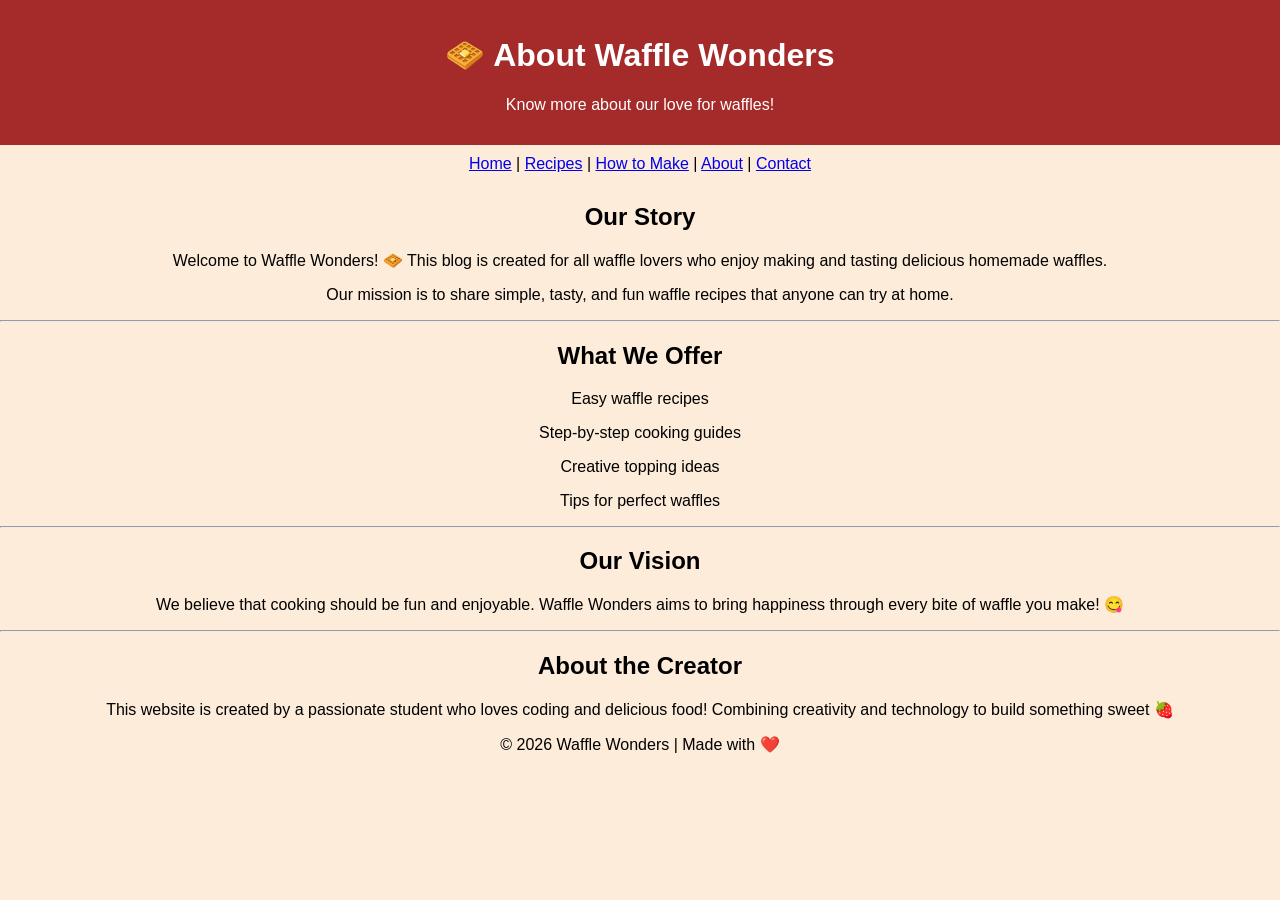
<file: about.html>
<!DOCTYPE html>
<html lang="en">
<head>
    <meta charset="UTF-8">
    <meta name="viewport" content="width=device-width, initial-scale=1.0">
    <title>Waffle Wonders - About</title>
    <style>
        body{
            font-family: Arial, Helvetica, sans-serif;
            background-color: rgb(252, 236, 217);
            color: black;
            margin: 0%;
            padding: 0%;
        }
        header{
            background-color:brown;
            color: white;
            margin: 0%;
            padding: 15px;
            
        }
        nav{
            padding: 10px;
        }
    </style>
</head>
<body>

<center>

    <header>
        <h1>🧇 About Waffle Wonders</h1>
        <p>Know more about our love for waffles!</p>
    </header>

    <nav>
        <a href="index.html">Home</a> |
        <a href="recipes.html">Recipes</a> |
        <a href="howtomake.html">How to Make</a> |
        <a href="about.html">About</a> |
        <a href="contact.html">Contact</a>
    </nav>

    <main>

        <section>
            <h2>Our Story</h2>
            <p>
                Welcome to Waffle Wonders! 🧇  
                This blog is created for all waffle lovers who enjoy making and tasting delicious homemade waffles.
            </p>
            <p>
                Our mission is to share simple, tasty, and fun waffle recipes that anyone can try at home.
            </p>
        </section>

        <hr>

        <section>
            <h2>What We Offer</h2>
            <p>Easy waffle recipes</p>
            <p> Step-by-step cooking guides</p>
            <p> Creative topping ideas</p>
            <p> Tips for perfect waffles</p>
        </section>

        <hr>

        <section>
            <h2>Our Vision</h2>
            <p>
                We believe that cooking should be fun and enjoyable.  
                Waffle Wonders aims to bring happiness through every bite of waffle you make! 😋
            </p>
        </section>

        <hr>

        <section>
            <h2>About the Creator</h2>
            <p>
                This website is created by a passionate student who loves coding and delicious food!  
                Combining creativity and technology to build something sweet 🍓
            </p>
        </section>

    </main>

    <footer>
        <p>&copy; 2026 Waffle Wonders | Made with ❤️</p>
    </footer>

</center>

</body>
</html>
</file>
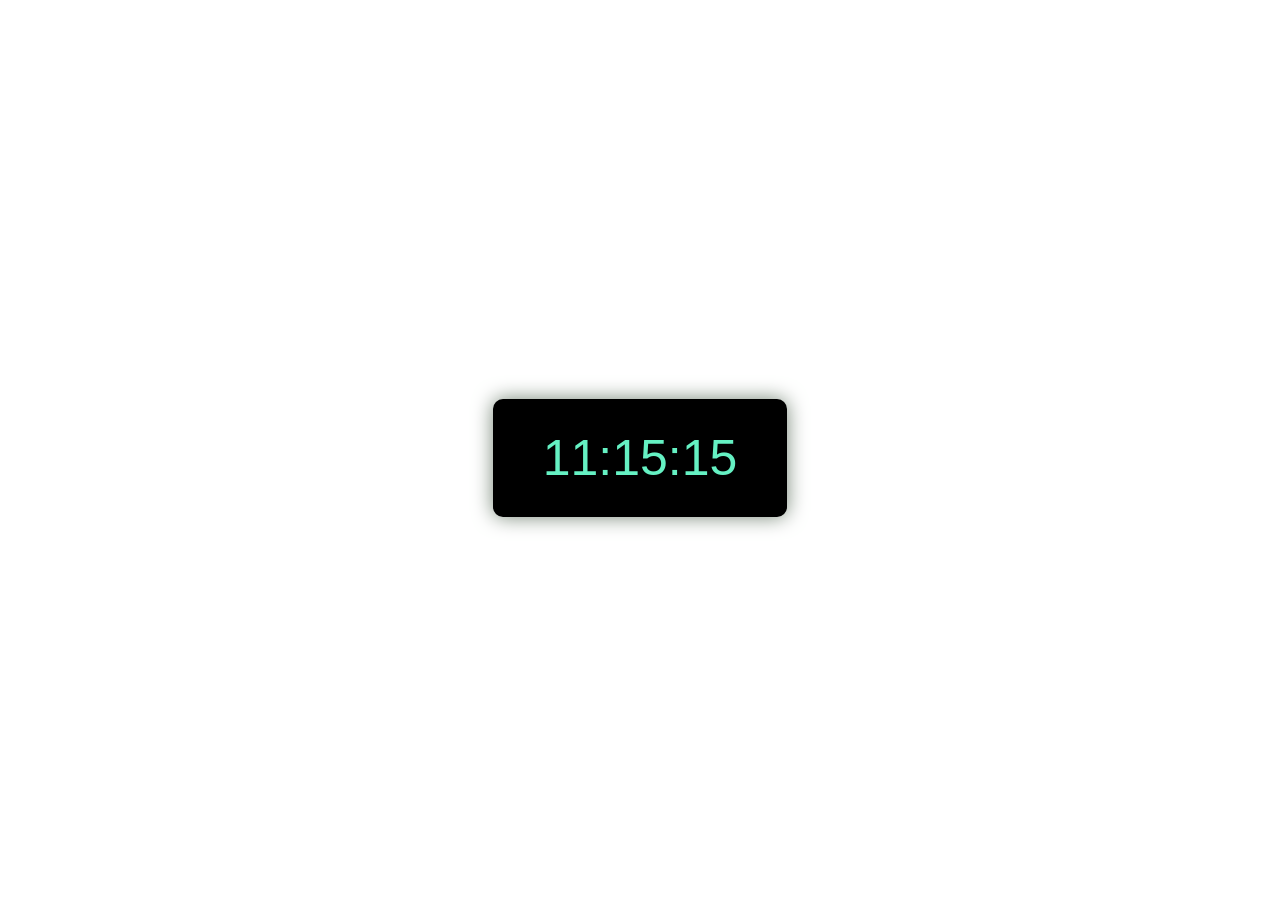
<file: clock.html>
<!DOCTYPE html>
<html>
<head>
  <title>Digital Clock</title>
  <style>
    body {
      font-family: Arial, Helvetica, sans-serif;
      background-color: #ffffff;
      color: rgb(101, 241, 195);
      display: flex;
      justify-content: center;
      align-items: center;
      height: 100vh;
      font-size: 50px;
    }
    #clock {
      background-color: #000;
      padding: 30px 50px;
      border-radius: 10px;
      box-shadow: 0 0 20px rgb(117, 133, 117);
    }
  </style>
</head>
<body>

<div id="clock">00:00:00</div>

<script>
function digitalClock() {
    let date = new Date();

    let hours = date.getHours();
    let minutes = date.getMinutes();
    let seconds = date.getSeconds();
    if(hours>12){
        hours=hours%12;
    }else if(hours===0){
        hours=12;
    }

    
    hours = hours < 10 ? "0"+hours : hours;
    minutes = minutes < 10 ? "0"+minutes : minutes;
    seconds = seconds < 10 ? "0"+seconds : seconds;

    document.getElementById("clock").innerText = hours + ":" + minutes + ":" + seconds;


setInterval(digitalClock, 1000);
}


digitalClock();
</script>

</body>
</html>
</file>
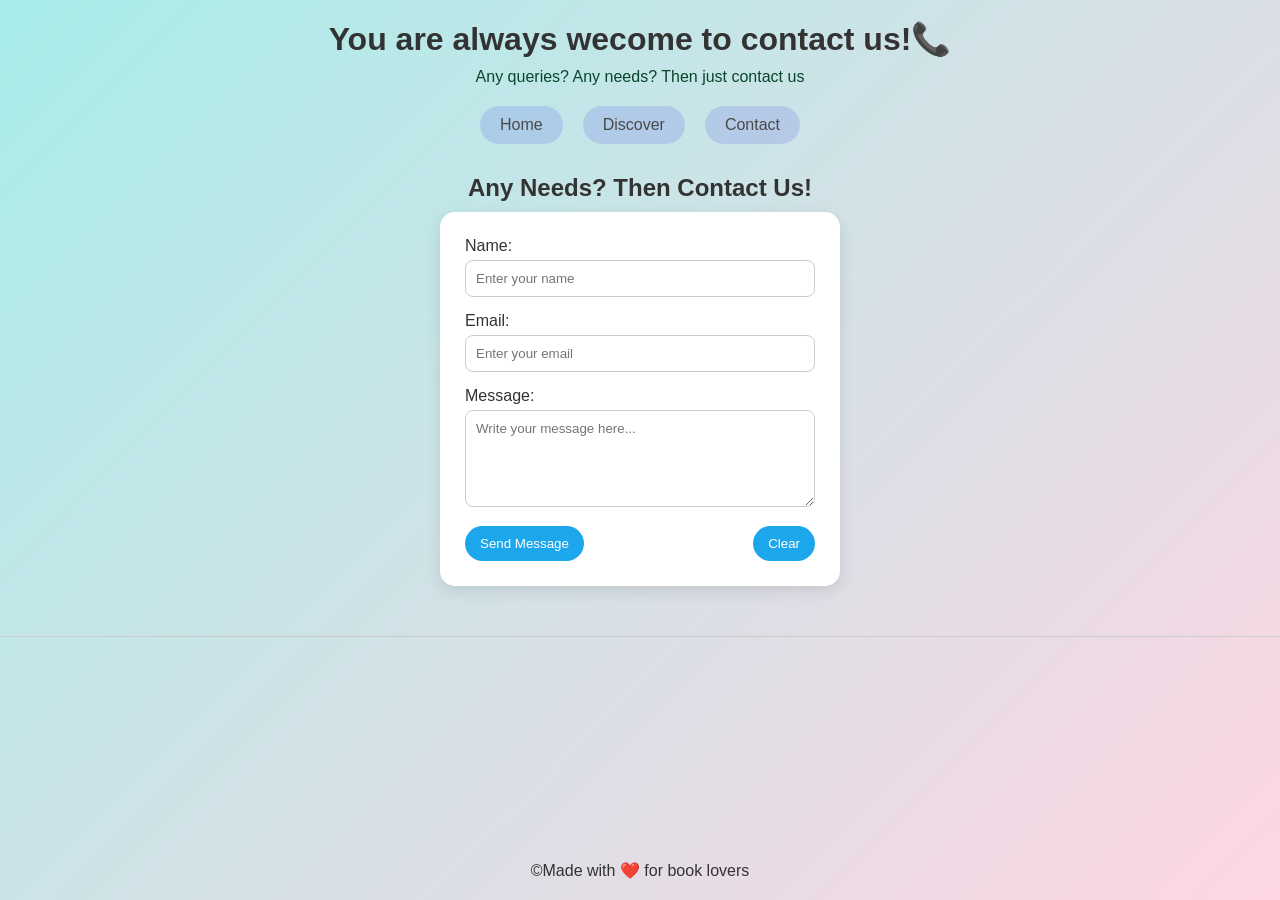
<file: contact.html>
<!DOCTYPE html>
<html lang="en">
<head>
  <meta charset="UTF-8">
  <title>GoodReads</title>
  <style>
    * {

        margin: 0;
        padding: 0;
        box-sizing: border-box;
        font-family: 'Segoe UI', Arial, sans-serif;
    }

    body{
        background: linear-gradient(135deg, #a8edea, #fed6e3);
        color: #333333;
        display: flex;
        flex-direction: column;
        min-height: 100vh;
        

    }
    
    header {
        text-align: center;
         padding: 20px;
    }

    header h1 {
        font-size: 32px;
        margin-bottom: 10px;
    }

    header p {
        color: rgb(7, 70, 44);
    }

    nav {
        display: flex;
        justify-content: center;
        gap: 20px;
        margin-bottom: 30px;
    }

    nav a {
        text-decoration: solid;
        color: #4a4a4a;
        padding: 10px 20px;
        border-radius: 20px;
        background: rgba(59, 59, 224, 0.15);
        transition: 0.3s;
    }
    nav a:hover {
        background: hsl(219, 79%, 66%);
        color: black;
}
.contact-section {
    text-align: center;
    margin-bottom: 20px;
}
hr {
    margin: 10px 0; 
    border: none;
    border-top: 1px solid #ccc;
}
footer {
    margin-top: auto;
    padding: 20px 0;
    text-align: center;
}
h2{
    text-align: center;
    margin-bottom: 10px;
}

form p{
    margin-bottom: 10px;
}
.contact-section {
    display: flex;
    flex-direction: column;
    align-items: center;
    margin-bottom: 40px;
}

/* Form card */
.contact-form {
    background: white;
    padding: 25px;
    border-radius: 15px;
    width: 90%;
    max-width: 400px;
    box-shadow: 0 5px 15px rgba(0,0,0,0.1);
}

/* Each input group */
.form-group {
    margin-bottom: 15px;
    text-align: left;
}

/* Inputs + textarea */
.form-group input,
.form-group textarea {
    width: 100%;
    padding: 10px;
    border-radius: 8px;
    border: 1px solid #ccc;
    margin-top: 5px;
    outline: none;
    transition: border 0.3s;
}

/* Focus effect */
.form-group input:focus,
.form-group textarea:focus {
    border: 1px solid #1ca7ec;
}


.buttons {
    display: flex;
    justify-content: space-between;
}

.buttons input {
    padding: 10px 15px;
    border: none;
    border-radius: 20px;
    cursor: pointer;
    background: #1ca7ec;
    color: white;
    transition: 0.3s;
}


.buttons input:hover {
    background: #0d8ddb;
}
</style>

  
</head>
<body>
    <header>
        <h1>You are always wecome to contact us!📞</h1>
        <p>Any queries? Any needs? Then just contact us</p>
    </header>
    <nav>
        <a href="index.html">Home</a>
        <a href="discover.html">Discover</a>
        <a href="contact.html">Contact</a>

    </nav>   
    <main>
    <section class="contact-section">
    <h2>Any Needs? Then Contact Us!</h2>

    <form class="contact-form">
        
        <div class="form-group">
            <label>Name:</label>
            <input type="text" placeholder="Enter your name" required>
        </div>

        <div class="form-group">
            <label>Email:</label>
            <input type="email" placeholder="Enter your email" required>
        </div>

        <div class="form-group">
            <label>Message:</label>
            <textarea rows="5" placeholder="Write your message here..." required></textarea>
        </div>

        <div class="buttons">
            <input type="submit" value="Send Message">
            <input type="reset" value="Clear">
        </div>

    </form>
</section>
</main>

    <hr>

       
    <footer>
        <p>&copy;Made with ❤️ for book lovers </p>
    </footer>
    </body>
    </html>
</file>
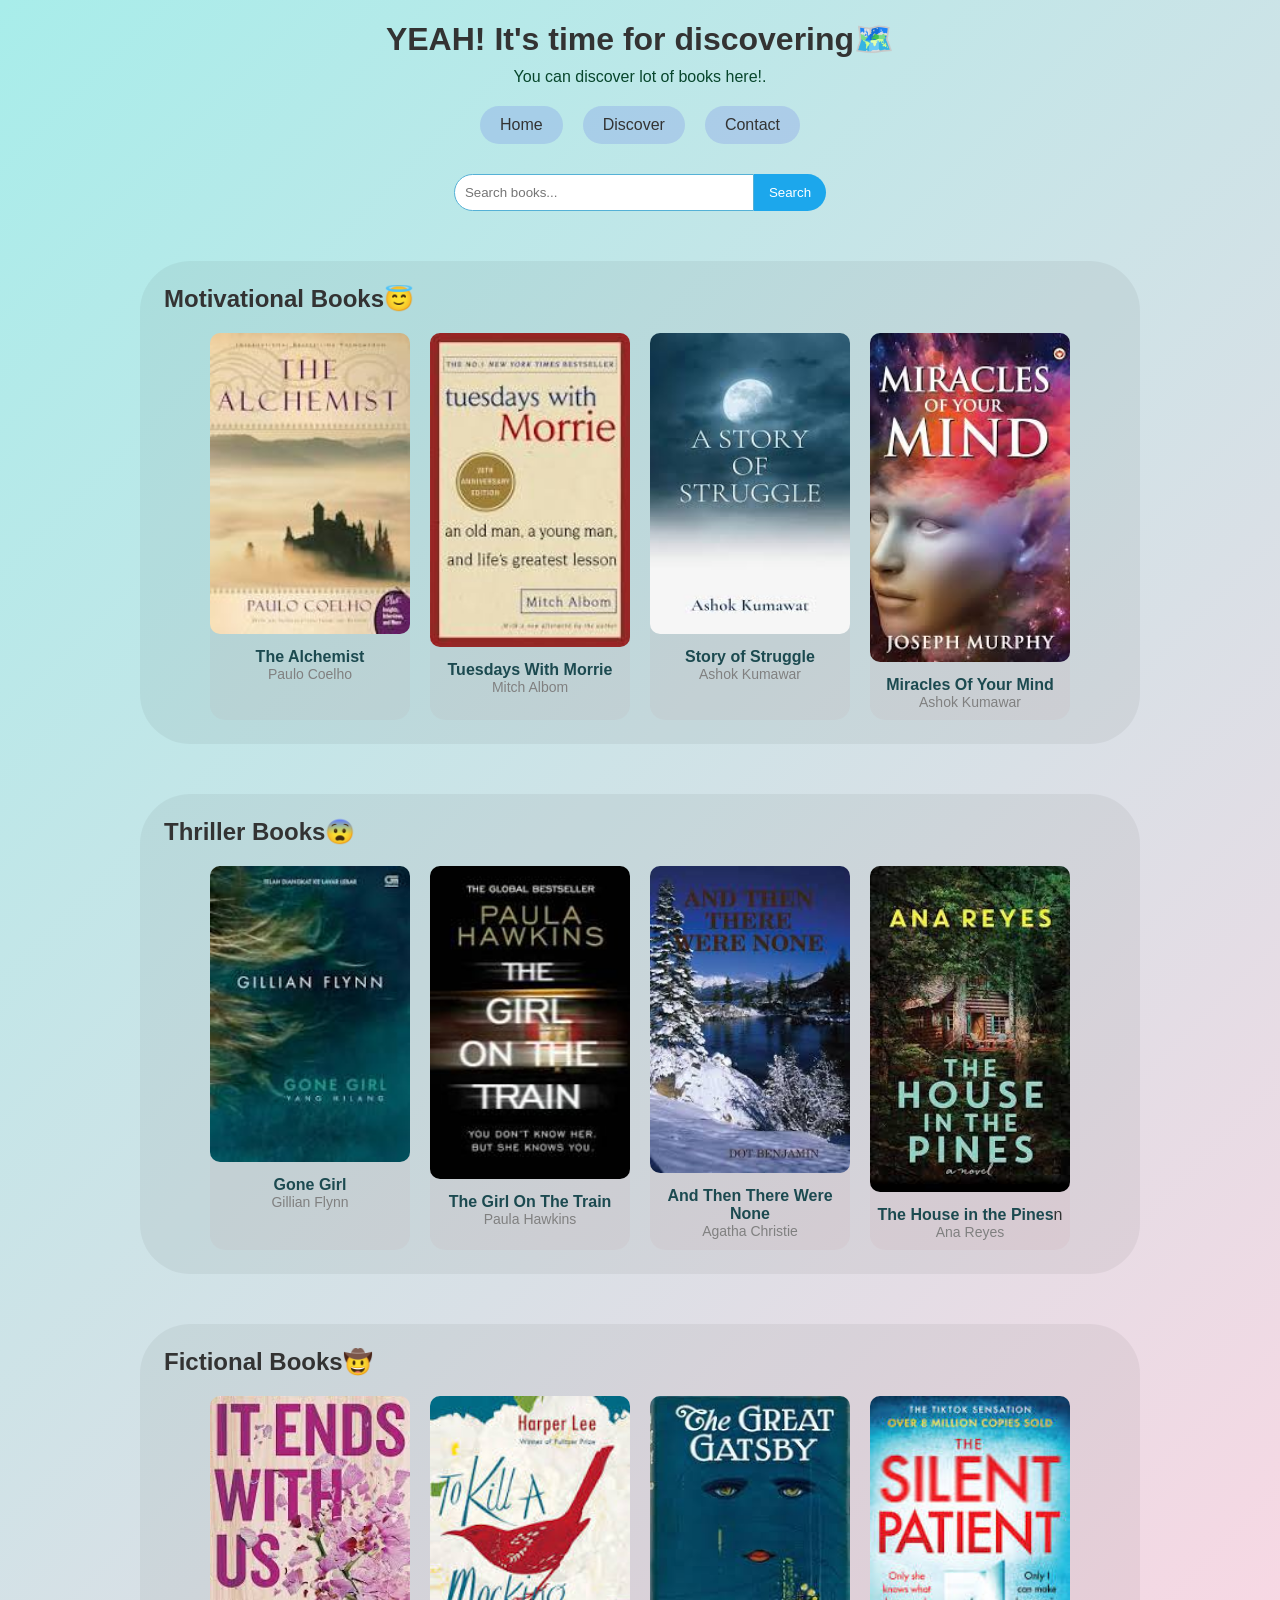
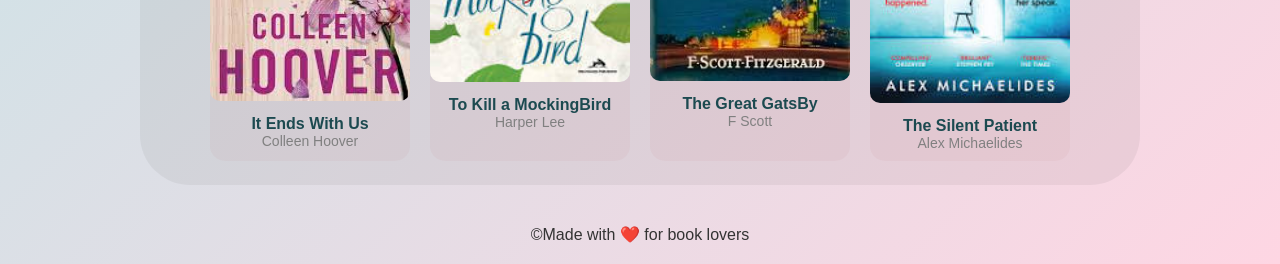
<file: discover.html>
<!DOCTYPE html>
<html lang="en">
<head>
  <meta charset="UTF-8">
  <title>GoodReads</title>
  <style>
    * {

        margin: 0;
        padding: 0;
        box-sizing: border-box;
        font-family: 'Segoe UI', Arial, sans-serif;
    }

    body {
        background: linear-gradient(135deg, #a8edea, #fed6e3);
        color: #333333;
    }

    header {
        text-align: center;
        padding: 20px;
    }

    header h1 {
        font-size: 32px;
        margin-bottom: 10px;
    }

    header p {
        color: rgb(7, 70, 44);
    }
    .search-bar {
    display: flex;
    justify-content: center;
    margin-bottom: 20px;
}

.search-bar input {
    width: 300px;
    padding: 10px;
    border-radius: 20px 0 0 20px;
    border: 1px solid #55b1d6;
}

.search-bar button {
    padding: 10px 15px;
    border: none;
    border-radius: 0 20px 20px 0;
    background: #1ca7ec;
    color: white;
    cursor: pointer;
    transition: 0.3s;
}

.search-bar button:hover {
    background: #0d8ddb;
}

    nav {
        display: flex;
        justify-content: center;
        gap: 20px;
        margin-bottom: 30px;
    }

    nav a {
        text-decoration: solid;
        color: #333333;
        padding: 10px 20px;
        border-radius: 20px;
        background: rgba(59, 59, 224, 0.15);
        transition: 0.3s;
    }

nav a:hover {
  background: hsl(219, 79%, 66%);
  color: black;
}
.card {
  width: 1000px;
  margin: 20px auto;
  background: #0f08080d;
  border-radius: 50px;
  padding: 24px;
  transition: 0.4s;
}

.card:hover {
    box-shadow: 0 15px 500px rgba(0,0,0,0.8);
}

.card h1 {
  margin-bottom: 20px;
  color: #333333;
}

.booklist {
  display: flex;
  gap: 20px;
  flex-wrap: wrap;
  justify-content: center;
}

.bookcard {
  background: hsla(0, 32%, 49%, 0.051);
  padding-bottom: 10px;
  border-radius: 15px;
  width: 200px;
  text-align: center;
  transition: 0.3s;
}

.bookcard:hover {
  transform: scale(1.05);
  box-shadow: 0 10px 25px rgba(0,0,0,0.6);
}

.bookcard img {
  width: 100%;
  border-radius: 10px;
  margin-bottom: 10px;
}

.bookcard a {
     font-weight: bold; 
     text-decoration: none;
     color:rgb(28, 74, 80);}

.bookcard p.p2 {
  color: gray;
  font-size: 14px;
}
footer{
    text-align: center;
    padding:20px;
}
section{
    padding-top: 10px;
}
</style>

  
</head>
<body>
    <header>
        <h1>YEAH! It's time for discovering🗺️</h1>
        <p>You can discover lot of books here!.</p>
    </header>
    <nav>
        <a href="index.html">Home</a>
        <a href="discover.html">Discover</a>
        <a href="contact.html">Contact</a>
    </nav>
    <div class="search-bar">
    <input type="text" placeholder="Search books...">
    <button>Search</button>
</div>
    <section>
    <div class="card">
        <h1>Motivational Books😇</h1>
        <div class="booklist">
            <div class="bookcard">
                <img src="[data-uri]" alt="The Alchemist">
                <a href="https://archive.org/download/OceanofPDF.comTheAlchemist/_OceanofPDF.com_The_Alchemist.pdf">The Alchemist</a>
                <p class="p2">Paulo Coelho</p>
            </div>
            <div class="bookcard">
                <img src="[data-uri]" alt="Tuesdays With Morrie">
                <a href="http://pustaka.unp.ac.id/file/abstrak_kki/EBOOKS/tuesdays%20with%20morrie.pdf">Tuesdays With Morrie</a>
                <p class="p2">Mitch Albom</p>
            </div>
            <div class="bookcard">
                <img src="[data-uri]" alt="Story of Struggle">
                <a href="https://books.google.com/books/about/A_Story_of_Struggle.html?id=yYK9zQEACAAJ">Story of Struggle</a>
                <p class="p2">Ashok Kumawar</p>
            </div> 
            <div class="bookcard">
                <img src="[data-uri]" alt="Miracles Of Your Mind">
                <a href="https://cdn.bookey.app/files/pdf/book/en/miracles-of-your-mind.pdf">Miracles Of Your Mind</a>
                <p class="p2">Ashok Kumawar</p>
            </div> 
        </div>
    </section>
    <section>
        <div class="card">
        <h1>Thriller Books😨</h1>
        <div class="booklist">
            <div class="bookcard">
                <img src="[data-uri]" alt="Gone Girl">
                <a href="https://icrrd.com/public/media/15-05-2021-082725Gone-Girl-Gillian-Flynn.pdf">Gone Girl</a>
                <p class="p2">Gillian Flynn</p>
            </div>
            <div class="bookcard">
                <img src="[data-uri]" alt="The Girl on the Train">
                <a href="https://everything830.files.wordpress.com/2016/08/the_girl_on_the_train_-_paula_hawkins.pdf">The Girl On The Train</a>
                <p class="p2">Paula Hawkins</p>
            </div>
            <div class="bookcard">
                <img src="[data-uri]" alt="And Then There Were None">
                <a href="http://pustaka.unp.ac.id/file/abstrak_kki/EBOOKS/And%20Then%20There%20Were%20None.pdf">And Then There Were None</a>
                <p class="p2">Agatha Christie</p>
            </div> 
            <div class="bookcard">
                <img src="[data-uri]" alt="The House in the Pines">
                <a href="https://cdn.bookey.app/files/pdf/book/en/the-house-in-the-pines.pdf">The House in the Pines</a>n
                <p class="p2">Ana Reyes</p>
            </div> 
        </div>
    </section >
    <section>
        <div class="card">
        <h1>Fictional Books🤠</h1>
        <div class="booklist">
            <div class="bookcard">
                <img src="[data-uri]" alt="It Starts With US">
                <a href="https://cdn.bookey.app/files/pdf/book/en/it-ends-with-us.pdf">It Ends With Us</a>
                <p class="p2">Colleen Hoover</p>
            </div> 
            <div class="bookcard">
                <img src="[data-uri]" alt="To Kill a Mockingbird">
                <a href="https://www.raio.org/TKMFullText.pdf"> To Kill a MockingBird</a>
                <p class="p2">Harper Lee</p>
            </div>
            <div class="bookcard">
                <img src="[data-uri]" alt="The great gatsby">
                <a href="https://gutenberg.net.au/ebooks02/0200041h.html">The Great GatsBy</a>
                <p class="p2">F Scott</p>
            </div>
            <div class="bookcard">
                <img src="[data-uri]" alt="The Silent Patient">
                <a href="https://pubhtml5.com/bajpr/qima/basic/">The Silent Patient</a>
                <p class="p2">Alex Michaelides </p>
            </div> 
             
        </div>
    </section>  
    <footer>
        <p>&copy;Made with ❤️ for book lovers </p>
    </footer>
</file>
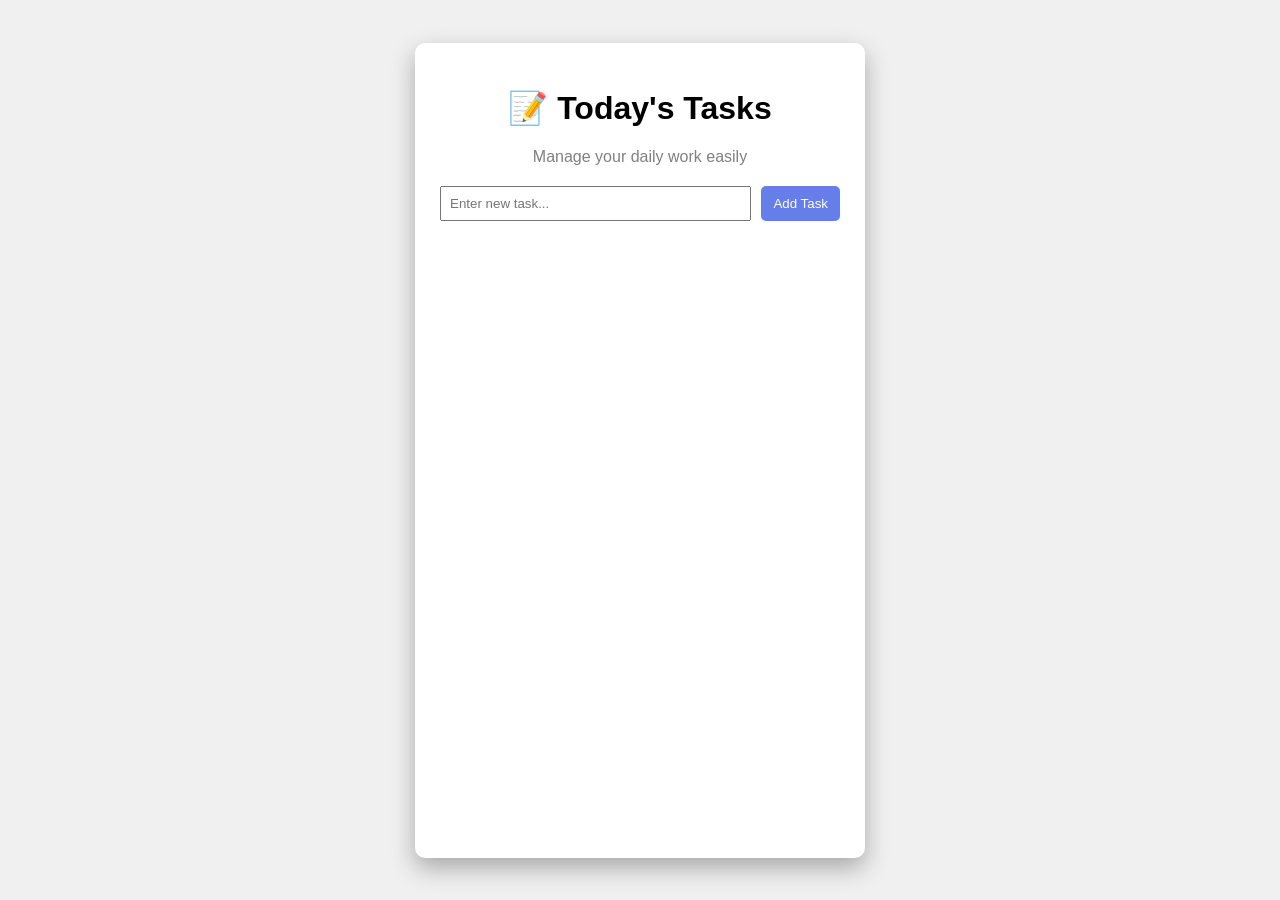
<file: todo.html>
<!DOCTYPE html>
<html lang="en">
<head>
    <meta charset="UTF-8">
    <title>Today's Tasks</title>
    <link rel="stylesheet" href="todostyle.css">
    <link rel="script" href="script.js">
</head>

<body>

<div class="container">
<header>
    <h1>📝 Today's Tasks</h1>
    <p class="desc">Manage your daily work easily</p>
</header>
    <!-- Add Task -->
    <div class="add-task">
        <input type="text" id="taskInput" placeholder="Enter new task...">
        <button onclick="addTask()">Add Task</button>
    </div>

    <!-- Task List -->
    <ul id="taskList"></ul>

</div>

<script src="script.js"></script>

</body>
</html>
</file>
<file: todostyle.css>
body {
    font-family: Arial, sans-serif;
    background: #f0f0f0;
    height: 100vh;
    display: flex;
    justify-content: center;
    align-items: center;
    margin: 0;
}

.container {
    background: white;
    padding: 25px;
    width: 400px;
    border-radius: 10px;
    box-shadow: 0 10px 25px rgba(0,0,0,0.3);
    height: 85vh;          
    display: flex;         
    flex-direction: column;
}

h1 {
    text-align: center;
}

.desc {
    text-align: center;
    color: gray;
    margin-bottom: 20px;
}

.add-task {
    display: flex;
    gap: 10px;
}

.add-task input {
    flex: 1;
    padding: 8px;
}

button {
    padding: 8px 12px;
    border: none;
    background: #667eea;
    color: white;
    cursor: pointer;
    border-radius: 5px;
}

button:hover {
    background: #5563d6;
}

ul {
    list-style: none;
    padding: 0;
    margin-top: 20px;
    flex: 1;              
    overflow-y: auto;
}

li {
    background: #f4f4f4;
    padding: 10px;
    margin-bottom: 10px;
    display: flex;
    justify-content: space-between;
    align-items: center;
    border-radius: 5px;
}

.completed {
    text-decoration: line-through;
    color: gray;
}

.task-buttons button {
    margin-left: 5px;
    background: #999;
}

.task-buttons button:first-child {
    background: green;
}

.task-buttons button:nth-child(2) {
    background: orange;
}

.task-buttons button:last-child {
    background: red;
}
</file>
